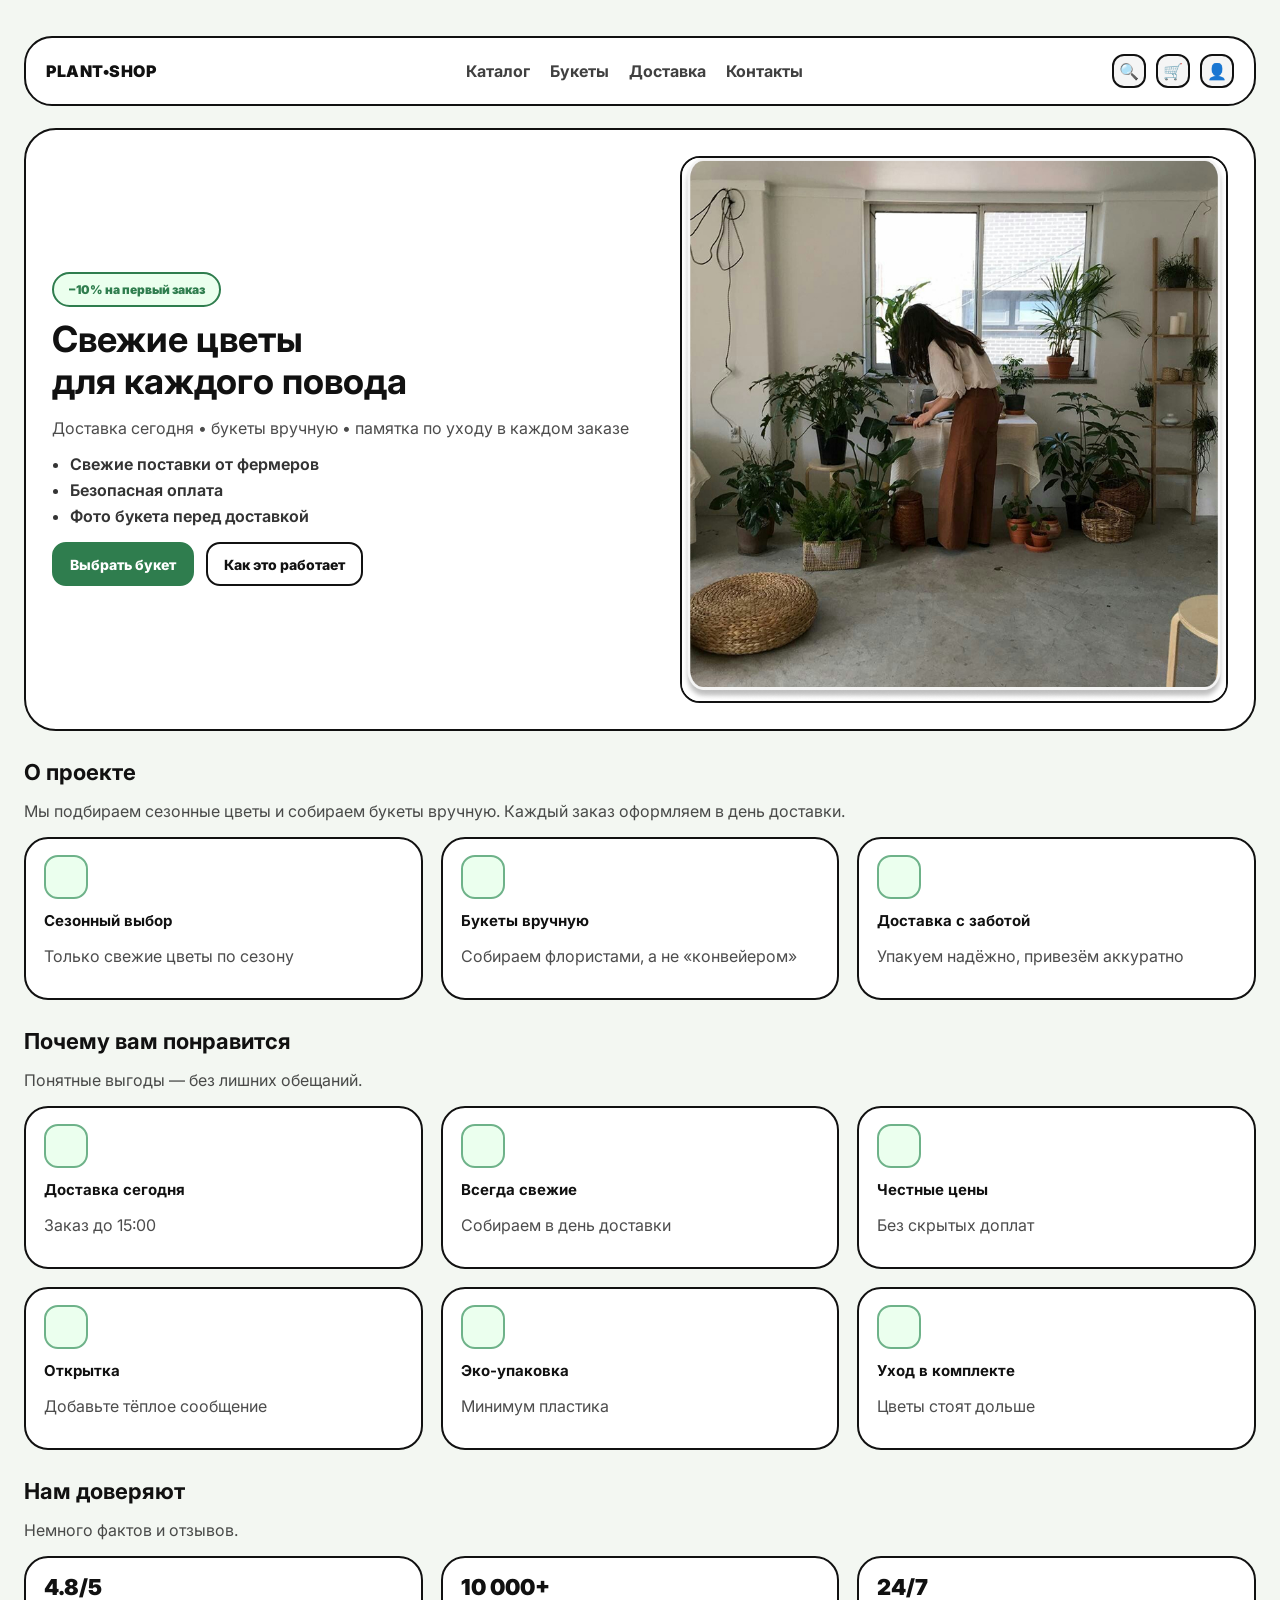
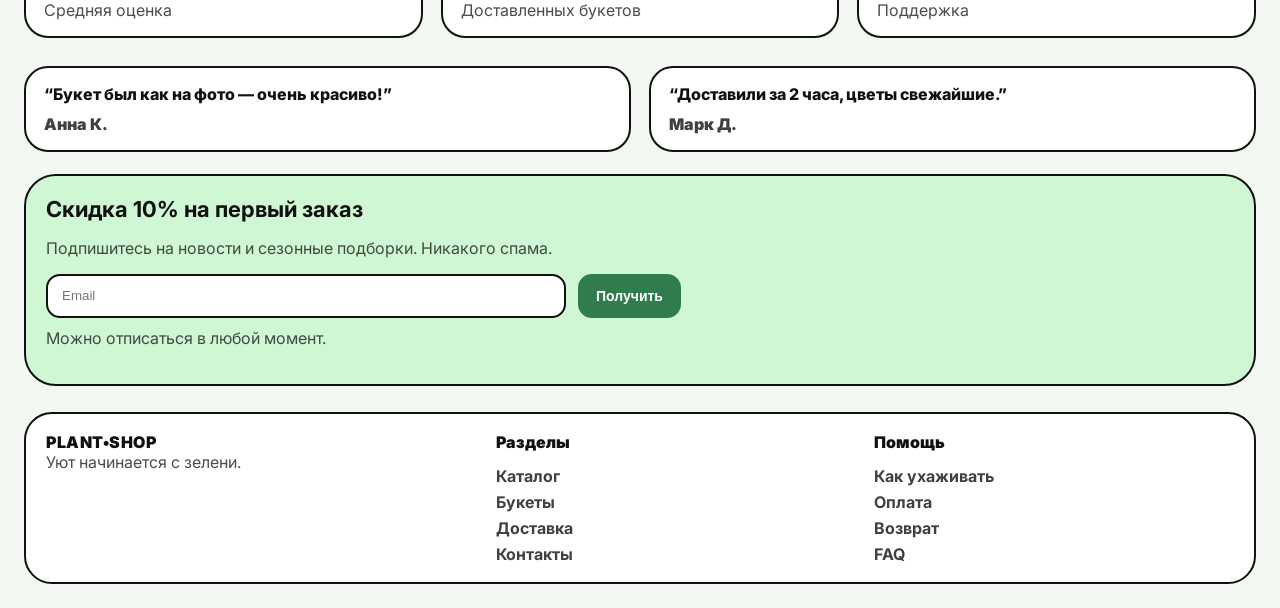
<file: index.html>
<!doctype html>
<html lang="ru">
<head>
  <meta charset="utf-8" />
  <meta name="viewport" content="width=device-width, initial-scale=1" />
  <link rel="preconnect" href="https://fonts.googleapis.com" />
  <link rel="preconnect" href="https://fonts.gstatic.com" crossorigin />
  <link href="https://fonts.googleapis.com/css2?family=Inter:wght@400;600;700;800;900&display=swap" rel="stylesheet" />
  <title>PLANT•SHOP — Главная</title>
  <link rel="stylesheet" href="css/styles.css" />
</head>
<body>
  <div class="container">
    <header class="header">
  <a class="logo" href="index.html">PLANT•SHOP</a>

  <nav class="nav" aria-label="Основная навигация">
    <a href="catalog.html">Каталог</a>
    <a href="catalog.html#bouquets">Букеты</a>
    <a href="index.html#delivery">Доставка</a>
    <a href="index.html#contacts">Контакты</a>
  </nav>

  <div class="icons">
    <a class="icon-btn" href="#" aria-label="Поиск">🔍</a>
    <a class="icon-btn" href="#" aria-label="Корзина">🛒</a>
    <a class="icon-btn" href="#" aria-label="Профиль">👤</a>
  </div>
</header>

    <main>
      <section class="card hero">
        <div>
          <div class="badge">−10% на первый заказ</div>
          <h1 class="h1">Свежие цветы<br>для каждого повода</h1>
          <p class="muted">Доставка сегодня • букеты вручную • памятка по уходу в каждом заказе</p>

          <ul class="list">
            <li>Свежие поставки от фермеров</li>
            <li>Безопасная оплата</li>
            <li>Фото букета перед доставкой</li>
          </ul>

          <div class="hero__actions">
            <a class="btn btn--primary" href="catalog.html">Выбрать букет</a>
            <a class="btn btn--secondary" href="#how">Как это работает</a>
          </div>
        </div>

        <div class="hero__media">
          <img src="img/hero.jpg" alt="Фото букета" />
        </div>
      </section>

      <section class="section" id="how">
        <h2 class="h2">О проекте</h2>
        <p class="muted">Мы подбираем сезонные цветы и собираем букеты вручную. Каждый заказ оформляем в день доставки.</p>

        <div class="grid grid--3">
          <article class="card feature">
            <div class="icon-tile"></div>
            <h3 class="h3">Сезонный выбор</h3>
            <p class="muted">Только свежие цветы по сезону</p>
          </article>
          <article class="card feature">
            <div class="icon-tile"></div>
            <h3 class="h3">Букеты вручную</h3>
            <p class="muted">Собираем флористами, а не «конвейером»</p>
          </article>
          <article class="card feature">
            <div class="icon-tile"></div>
            <h3 class="h3">Доставка с заботой</h3>
            <p class="muted">Упакуем надёжно, привезём аккуратно</p>
          </article>
        </div>
      </section>

      <section class="section">
        <h2 class="h2">Почему вам понравится</h2>
        <p class="muted">Понятные выгоды — без лишних обещаний.</p>

        <div class="grid grid--3">
          <article class="card benefit"><div class="icon-tile"></div><h3 class="h3">Доставка сегодня</h3><p class="muted">Заказ до 15:00</p></article>
          <article class="card benefit"><div class="icon-tile"></div><h3 class="h3">Всегда свежие</h3><p class="muted">Собираем в день доставки</p></article>
          <article class="card benefit"><div class="icon-tile"></div><h3 class="h3">Честные цены</h3><p class="muted">Без скрытых доплат</p></article>
          <article class="card benefit"><div class="icon-tile"></div><h3 class="h3">Открытка</h3><p class="muted">Добавьте тёплое сообщение</p></article>
          <article class="card benefit"><div class="icon-tile"></div><h3 class="h3">Эко-упаковка</h3><p class="muted">Минимум пластика</p></article>
          <article class="card benefit"><div class="icon-tile"></div><h3 class="h3">Уход в комплекте</h3><p class="muted">Цветы стоят дольше</p></article>
        </div>
      </section>

      <section class="section">
        <h2 class="h2">Нам доверяют</h2>
        <p class="muted">Немного фактов и отзывов.</p>

        <div class="grid grid--3">
          <article class="card stat"><div class="stat__big">4.8/5</div><div class="muted">Средняя оценка</div></article>
          <article class="card stat"><div class="stat__big">10 000+</div><div class="muted">Доставленных букетов</div></article>
          <article class="card stat"><div class="stat__big">24/7</div><div class="muted">Поддержка</div></article>
        </div>

        <div class="grid grid--2 section">
          <article class="card quote">“Букет был как на фото — очень красиво!”<div class="quote__who">Анна К.</div></article>
          <article class="card quote">“Доставили за 2 часа, цветы свежайшие.”<div class="quote__who">Марк Д.</div></article>
        </div>
      </section>

      <section class="cta" id="delivery">
        <h2 class="h2">Скидка 10% на первый заказ</h2>
        <p class="muted">Подпишитесь на новости и сезонные подборки. Никакого спама.</p>

        <form class="cta__form" action="#" method="post">
          <input class="input" type="email" name="email" placeholder="Email" required />
          <button class="btn btn--primary" type="submit">Получить</button>
        </form>

        <p class="muted" style="margin-top:10px;">Можно отписаться в любой момент.</p>
      </section>
    </main>

    <footer class="footer" id="contacts">
  <div>
    <div class="logo">PLANT•SHOP</div>
    <div class="muted">Уют начинается с зелени.</div>
  </div>

  <div class="footer__col">
    <div class="footer__title">Разделы</div>
    <a href="catalog.html">Каталог</a>
    <a href="catalog.html#bouquets">Букеты</a>
    <a href="index.html#delivery">Доставка</a>
    <a href="index.html#contacts">Контакты</a>
  </div>

  <div class="footer__col">
    <div class="footer__title">Помощь</div>
    <a href="#">Как ухаживать</a>
    <a href="#">Оплата</a>
    <a href="#">Возврат</a>
    <a href="#">FAQ</a>
  </div>
</footer>
  </div>
</body>
</html>
</file>
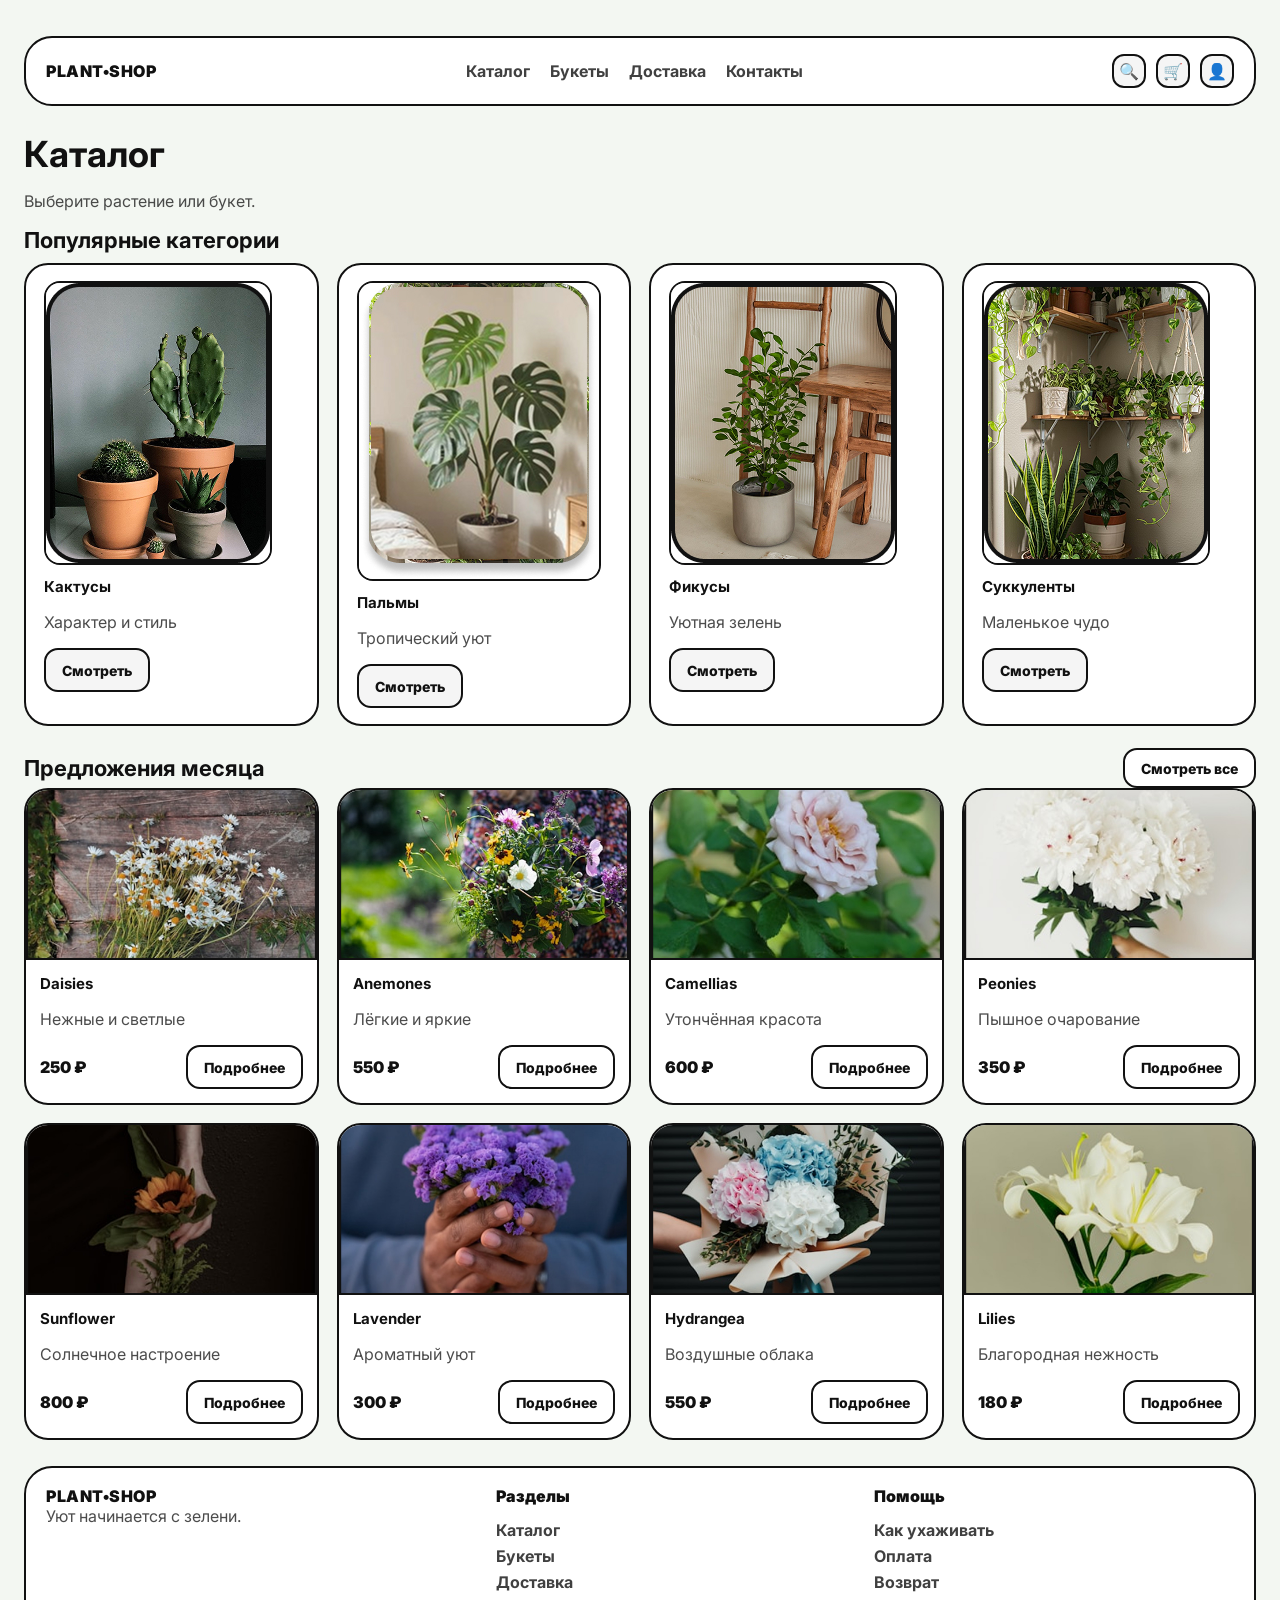
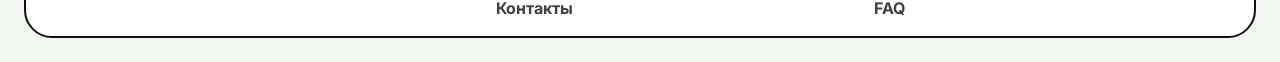
<file: catalog.html>
<!doctype html>
<html lang="ru">
<head>
  <meta charset="utf-8" />
  <meta name="viewport" content="width=device-width, initial-scale=1" />
  <link rel="preconnect" href="https://fonts.googleapis.com" />
  <link rel="preconnect" href="https://fonts.gstatic.com" crossorigin />
  <link href="https://fonts.googleapis.com/css2?family=Inter:wght@400;600;700;800;900&display=swap" rel="stylesheet" />
  <title>PLANT•SHOP — Каталог</title>
  <link rel="stylesheet" href="css/styles.css" />
</head>
<body>
  <div class="container">
    <header class="header">
  <a class="logo" href="index.html">PLANT•SHOP</a>

  <nav class="nav" aria-label="Основная навигация">
    <a href="catalog.html">Каталог</a>
    <a href="catalog.html#bouquets">Букеты</a>
    <a href="index.html#delivery">Доставка</a>
    <a href="index.html#contacts">Контакты</a>
  </nav>

  <div class="icons">
    <a class="icon-btn" href="#" aria-label="Поиск">🔍</a>
    <a class="icon-btn" href="#" aria-label="Корзина">🛒</a>
    <a class="icon-btn" href="#" aria-label="Профиль">👤</a>
  </div>
</header>

    <main>
      <section class="section">
        <h1 class="h1">Каталог</h1>
        <p class="muted">Выберите растение или букет.</p>

        <h2 class="h2">Популярные категории</h2>
        <div class="grid grid--4">
          <article class="card feature">
            <img src="img/cat1.jpg" alt="Cacti" style="border-radius:16px; border:2px solid var(--line);" />
            <div style="padding-top:12px;">
              <h3 class="h3">Кактусы</h3>
              <p class="muted">Характер и стиль</p>
              <a class="btn btn--ghost" href="#bouquets">Смотреть</a>
            </div>
          </article>
          <article class="card feature">
            <img src="img/cat2.jpg" alt="Palms" style="border-radius:16px; border:2px solid var(--line);" />
            <div style="padding-top:12px;">
              <h3 class="h3">Пальмы</h3>
              <p class="muted">Тропический уют</p>
              <a class="btn btn--ghost" href="#bouquets">Смотреть</a>
            </div>
          </article>
          <article class="card feature">
            <img src="img/cat3.jpg" alt="Ficus" style="border-radius:16px; border:2px solid var(--line);" />
            <div style="padding-top:12px;">
              <h3 class="h3">Фикусы</h3>
              <p class="muted">Уютная зелень</p>
              <a class="btn btn--ghost" href="#bouquets">Смотреть</a>
            </div>
          </article>
          <article class="card feature">
            <img src="img/cat4.jpg" alt="Succulents" style="border-radius:16px; border:2px solid var(--line);" />
            <div style="padding-top:12px;">
              <h3 class="h3">Суккуленты</h3>
              <p class="muted">Маленькое чудо</p>
              <a class="btn btn--ghost" href="#bouquets">Смотреть</a>
            </div>
          </article>
        </div>

        <div class="section-head">
          <h2 class="h2" id="bouquets">Предложения месяца</h2>
          <a class="btn btn--secondary section-head__btn" href="#bouquets">Смотреть все</a>
        </div>

        <div class="grid grid--4">
          
    <article class="card product">
      <img class="product__img" src="img/offer1.jpg" alt="Daisies" />
      <div class="product__body">
        <h3 class="h3">Daisies</h3>
        <p class="muted">Нежные и светлые</p>
        <div class="product__row">
          <span class="price">250 ₽</span>
          <a class="btn btn--secondary" href="product.html">Подробнее</a>
        </div>
      </div>
    </article>
    <article class="card product">
      <img class="product__img" src="img/offer2.jpg" alt="Anemones" />
      <div class="product__body">
        <h3 class="h3">Anemones</h3>
        <p class="muted">Лёгкие и яркие</p>
        <div class="product__row">
          <span class="price">550 ₽</span>
          <a class="btn btn--secondary" href="product.html">Подробнее</a>
        </div>
      </div>
    </article>
    <article class="card product">
      <img class="product__img" src="img/offer3.jpg" alt="Camellias" />
      <div class="product__body">
        <h3 class="h3">Camellias</h3>
        <p class="muted">Утончённая красота</p>
        <div class="product__row">
          <span class="price">600 ₽</span>
          <a class="btn btn--secondary" href="product.html">Подробнее</a>
        </div>
      </div>
    </article>
    <article class="card product">
      <img class="product__img" src="img/offer4.jpg" alt="Peonies" />
      <div class="product__body">
        <h3 class="h3">Peonies</h3>
        <p class="muted">Пышное очарование</p>
        <div class="product__row">
          <span class="price">350 ₽</span>
          <a class="btn btn--secondary" href="product.html">Подробнее</a>
        </div>
      </div>
    </article>
    <article class="card product">
      <img class="product__img" src="img/offer5.jpg" alt="Sunflower" />
      <div class="product__body">
        <h3 class="h3">Sunflower</h3>
        <p class="muted">Солнечное настроение</p>
        <div class="product__row">
          <span class="price">800 ₽</span>
          <a class="btn btn--secondary" href="product.html">Подробнее</a>
        </div>
      </div>
    </article>
    <article class="card product">
      <img class="product__img" src="img/offer6.jpg" alt="Lavender" />
      <div class="product__body">
        <h3 class="h3">Lavender</h3>
        <p class="muted">Ароматный уют</p>
        <div class="product__row">
          <span class="price">300 ₽</span>
          <a class="btn btn--secondary" href="product.html">Подробнее</a>
        </div>
      </div>
    </article>
    <article class="card product">
      <img class="product__img" src="img/offer7.jpg" alt="Hydrangea" />
      <div class="product__body">
        <h3 class="h3">Hydrangea</h3>
        <p class="muted">Воздушные облака</p>
        <div class="product__row">
          <span class="price">550 ₽</span>
          <a class="btn btn--secondary" href="product.html">Подробнее</a>
        </div>
      </div>
    </article>
    <article class="card product">
      <img class="product__img" src="img/offer8.jpg" alt="Lilies" />
      <div class="product__body">
        <h3 class="h3">Lilies</h3>
        <p class="muted">Благородная нежность</p>
        <div class="product__row">
          <span class="price">180 ₽</span>
          <a class="btn btn--secondary" href="product.html">Подробнее</a>
        </div>
      </div>
    </article>
        </div>
      </section>
    </main>

    <footer class="footer" id="contacts">
  <div>
    <div class="logo">PLANT•SHOP</div>
    <div class="muted">Уют начинается с зелени.</div>
  </div>

  <div class="footer__col">
    <div class="footer__title">Разделы</div>
    <a href="catalog.html">Каталог</a>
    <a href="catalog.html#bouquets">Букеты</a>
    <a href="index.html#delivery">Доставка</a>
    <a href="index.html#contacts">Контакты</a>
  </div>

  <div class="footer__col">
    <div class="footer__title">Помощь</div>
    <a href="#">Как ухаживать</a>
    <a href="#">Оплата</a>
    <a href="#">Возврат</a>
    <a href="#">FAQ</a>
  </div>
</footer>
  </div>
</body>
</html>
</file>
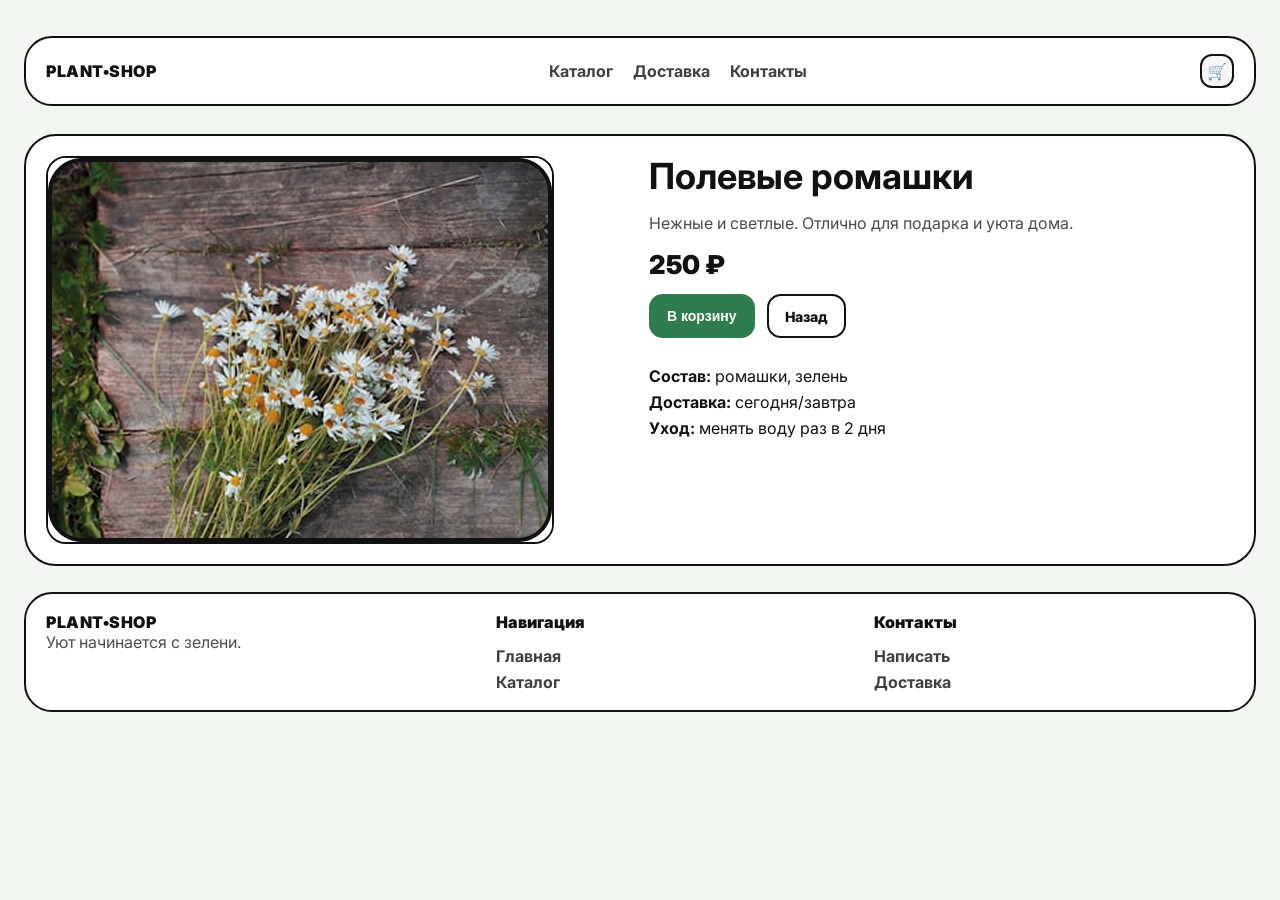
<file: product.html>
<!doctype html>
<html lang="ru">
<head>
  <meta charset="utf-8" />
  <meta name="viewport" content="width=device-width, initial-scale=1" />
  <link rel="preconnect" href="https://fonts.googleapis.com" />
  <link rel="preconnect" href="https://fonts.gstatic.com" crossorigin />
  <link href="https://fonts.googleapis.com/css2?family=Inter:wght@400;600;700;800;900&display=swap" rel="stylesheet" />
  <title>PLANT•SHOP — Товар</title>
  <link rel="stylesheet" href="css/styles.css" />
</head>
<body>
  <div class="container">
    <header class="header">
      <a class="logo" href="index.html">PLANT•SHOP</a>
      <nav class="nav">
        <a href="catalog.html">Каталог</a>
        <a href="index.html#delivery">Доставка</a>
        <a href="index.html#contacts">Контакты</a>
      </nav>
      <div class="icons">
        <a class="icon-btn" href="#" aria-label="Корзина">🛒</a>
      </div>
    </header>

    <main class="section">
      <section class="card product-page">
        <img class="product-page__img" src="img/offer1.jpg" alt="Daisies" />
        <div>
          <h1 class="h1" style="margin-top:0;">Полевые ромашки</h1>
          <p class="muted">Нежные и светлые. Отлично для подарка и уюта дома.</p>

          <div class="price" style="font-size:26px; margin:10px 0 14px;">250 ₽</div>

          <div style="display:flex; gap:12px; flex-wrap:wrap;">
            <button class="btn btn--primary" type="button">В корзину</button>
            <a class="btn btn--secondary" href="catalog.html">Назад</a>
          </div>

          <div class="section">
            <div><b>Состав:</b> ромашки, зелень</div>
            <div style="margin-top:6px;"><b>Доставка:</b> сегодня/завтра</div>
            <div style="margin-top:6px;"><b>Уход:</b> менять воду раз в 2 дня</div>
          </div>
        </div>
      </section>
    </main>

    <footer class="footer">
      <div>
        <div class="logo">PLANT•SHOP</div>
        <div class="muted">Уют начинается с зелени.</div>
      </div>
      <div class="footer__col">
        <div class="footer__title">Навигация</div>
        <a href="index.html">Главная</a>
        <a href="catalog.html">Каталог</a>
      </div>
      <div class="footer__col">
        <div class="footer__title">Контакты</div>
        <a href="index.html#contacts">Написать</a>
        <a href="index.html#delivery">Доставка</a>
      </div>
    </footer>
  </div>
</body>
</html>
</file>
<file: css/styles.css>
:root{
  --bg:#F3F7F2;
  --surface:#FFFFFF;
  --line:#111111;

  --accent:#2F7D4E;
  --accent-2:#6EB289;
  --tint:#EBFFEE;

  /* яркий цвет CTA (скидка) */
  --cta:#CFF7D3;

  --radius:24px;
  --radius-lg:32px;
  --radius-sm:14px;
  --border:2px solid var(--line);

  --container:1280px;
  --gap:24px;
}

*{ box-sizing:border-box; }
html,body{ height:100%; }
body{
  margin:0;
  font-family: 'Inter', system-ui, -apple-system, Segoe UI, Roboto, Arial, sans-serif;
  color:var(--line);
  background:var(--bg);
}

a{ color:inherit; text-decoration:none; }
img{ max-width:100%; display:block; }

.container{
  max-width: var(--container);
  margin: 0 auto;
  padding: 24px;
}

/* reusable */
.card{
  background:var(--surface);
  border:var(--border);
  border-radius:var(--radius);
}

.h1{ font-size:36px; line-height:1.15; margin:0 0 12px; }
.h2{ font-size:22px; margin:0 0 10px; }
.h3{ font-size:15px; margin:0 0 6px; }

.muted{ opacity:.75; }
.section{ margin-top: 28px; }

.grid{ display:grid; gap:18px; }
.grid--2{ grid-template-columns: repeat(2,1fr); }
.grid--3{ grid-template-columns: repeat(3,1fr); }
.grid--4{ grid-template-columns: repeat(4,1fr); }

/* header */
.header{
  margin-top: 12px;
  display:flex;
  align-items:center;
  justify-content:space-between;
  gap:16px;
  padding: 16px 20px;
  border:var(--border);
  border-radius:28px;
  background:var(--surface);
}

.logo{ font-weight:900; letter-spacing:.5px; }
.nav{ display:flex; gap:20px; }
.nav a{ font-weight:700; opacity:.8; }
.nav a:hover{ opacity:1; }

.icons{ display:flex; gap:10px; }
.icon-btn{
  width:34px; height:34px;
  display:grid; place-items:center;
  border-radius:12px;
  border:2px solid var(--line);
  background: #F5F5F5;
}

/* buttons */
.btn{
  display:inline-flex;
  align-items:center;
  justify-content:center;
  height:44px;
  padding:0 16px;
  border-radius: var(--radius-sm);
  border:2px solid var(--line);
  font-weight:800;
  font-size:14px;
  cursor:pointer;
  background:#fff;
}

.btn--primary{
  background: var(--accent);
  border-color: var(--accent);
  color:#fff;
}

.btn--secondary{
  background:#fff;
  border-color: var(--line);
}

.btn--ghost{
  background:#F5F5F5;
}

/* hero */
.hero{
  margin-top: 22px;
  padding: 26px;
  border-radius: var(--radius-lg);
  display:grid;
  grid-template-columns: 1.05fr 0.95fr;
  gap: 22px;
  align-items:center;
}

.hero__media img{
  border-radius: 20px;
  border: 2px solid var(--line);
  overflow:hidden;
}

.badge{
  display:inline-block;
  padding: 8px 14px;
  border-radius: 999px;
  background: var(--tint);
  border: 2px solid var(--accent);
  color: var(--accent);
  font-weight: 900;
  font-size: 12px;
  margin-bottom: 12px;
}

.list{ margin: 12px 0 16px; padding-left: 18px; }
.list li{ margin: 6px 0; font-weight:650; opacity:.85; }

.hero__actions{ display:flex; gap:12px; flex-wrap:wrap; }

/* feature cards */
.feature, .benefit{
  padding: 16px 18px;
  border-radius: var(--radius);
}
.icon-tile{
  width: 44px; height: 44px;
  border-radius: 14px;
  border: 2px solid var(--accent-2);
  background: var(--tint);
  margin-bottom: 12px;
}

/* stats */
.stat{ padding: 16px 18px; }
.stat__big{ font-weight: 950; font-size: 22px; }

/* quotes */
.quote{ padding: 16px 18px; font-weight: 800; }
.quote__who{ margin-top: 10px; font-weight: 900; opacity:.8; }

/* CTA */
.cta{
  margin-top: 22px;
  padding: 20px;
  border-radius: var(--radius-lg);
  background: var(--cta);
  border: 2px solid var(--line);
}

.cta__form{
  margin-top: 12px;
  display:flex;
  gap: 12px;
  flex-wrap:wrap;
  align-items:center;
}

.input{
  height: 44px;
  padding: 0 14px;
  border-radius: var(--radius-sm);
  border:2px solid var(--line);
  outline:none;
  width: min(520px, 100%);
  background:#fff;
}

/* products */
.product{
  overflow:hidden;
}
.product__img{
  width:100%;
  height:170px;
  object-fit: cover;
  border-bottom: 2px solid var(--line);
}
.product__body{ padding: 14px; }
.product__row{ display:flex; justify-content:space-between; align-items:center; gap:12px; }
.price{ font-weight: 900; }

/* product page */
.product-page{
  padding: 20px;
  display:grid;
  grid-template-columns: 1fr 1fr;
  gap: 18px;
  border-radius: var(--radius-lg);
}
.product-page__img{
  border-radius: 20px;
  border:2px solid var(--line);
}

/* footer */
.footer{
  margin-top: 26px;
  padding: 18px 20px;
  border: var(--border);
  border-radius: 28px;
  background: var(--surface);
  display:grid;
  grid-template-columns: 1.2fr 1fr 1fr;
  gap: 18px;
}

.footer__title{ font-weight: 900; margin-bottom: 8px; }
.footer__col{ display:flex; flex-direction:column; gap:6px; }
.footer a{ opacity:.8; font-weight:700; }
.footer a:hover{ opacity:1; }

/* ===== responsive ===== */
@media (max-width: 900px){
  :root{ --container: 768px; }
  .nav{ display:none; }            /* в макете 768 обычно меню заменяют на бургер */
  .grid--4{ grid-template-columns: repeat(2,1fr); }
  .grid--3{ grid-template-columns: repeat(2,1fr); }
  .grid--2{ grid-template-columns: repeat(2,1fr); }
  .hero{ grid-template-columns: 1fr; }
  .product-page{ grid-template-columns: 1fr; }
  .footer{ grid-template-columns: 1fr 1fr; }
}

@media (max-width: 420px){
  :root{ --container: 360px; }
  .grid--4, .grid--3, .grid--2{ grid-template-columns: 1fr; }
  .h1{ font-size:28px; }
  .footer{ grid-template-columns: 1fr; }
}

/* catalog section header (title + 'Смотреть все') */
.section-head{
  margin-top: 22px;
  display:flex;
  align-items:center;
  justify-content:space-between;
  gap:12px;
}
.section-head .h2{ margin:0; }
.section-head__btn{ height:40px; }

@media (max-width: 420px){
  .section-head{ flex-direction:column; align-items:flex-start; }
}
</file>
